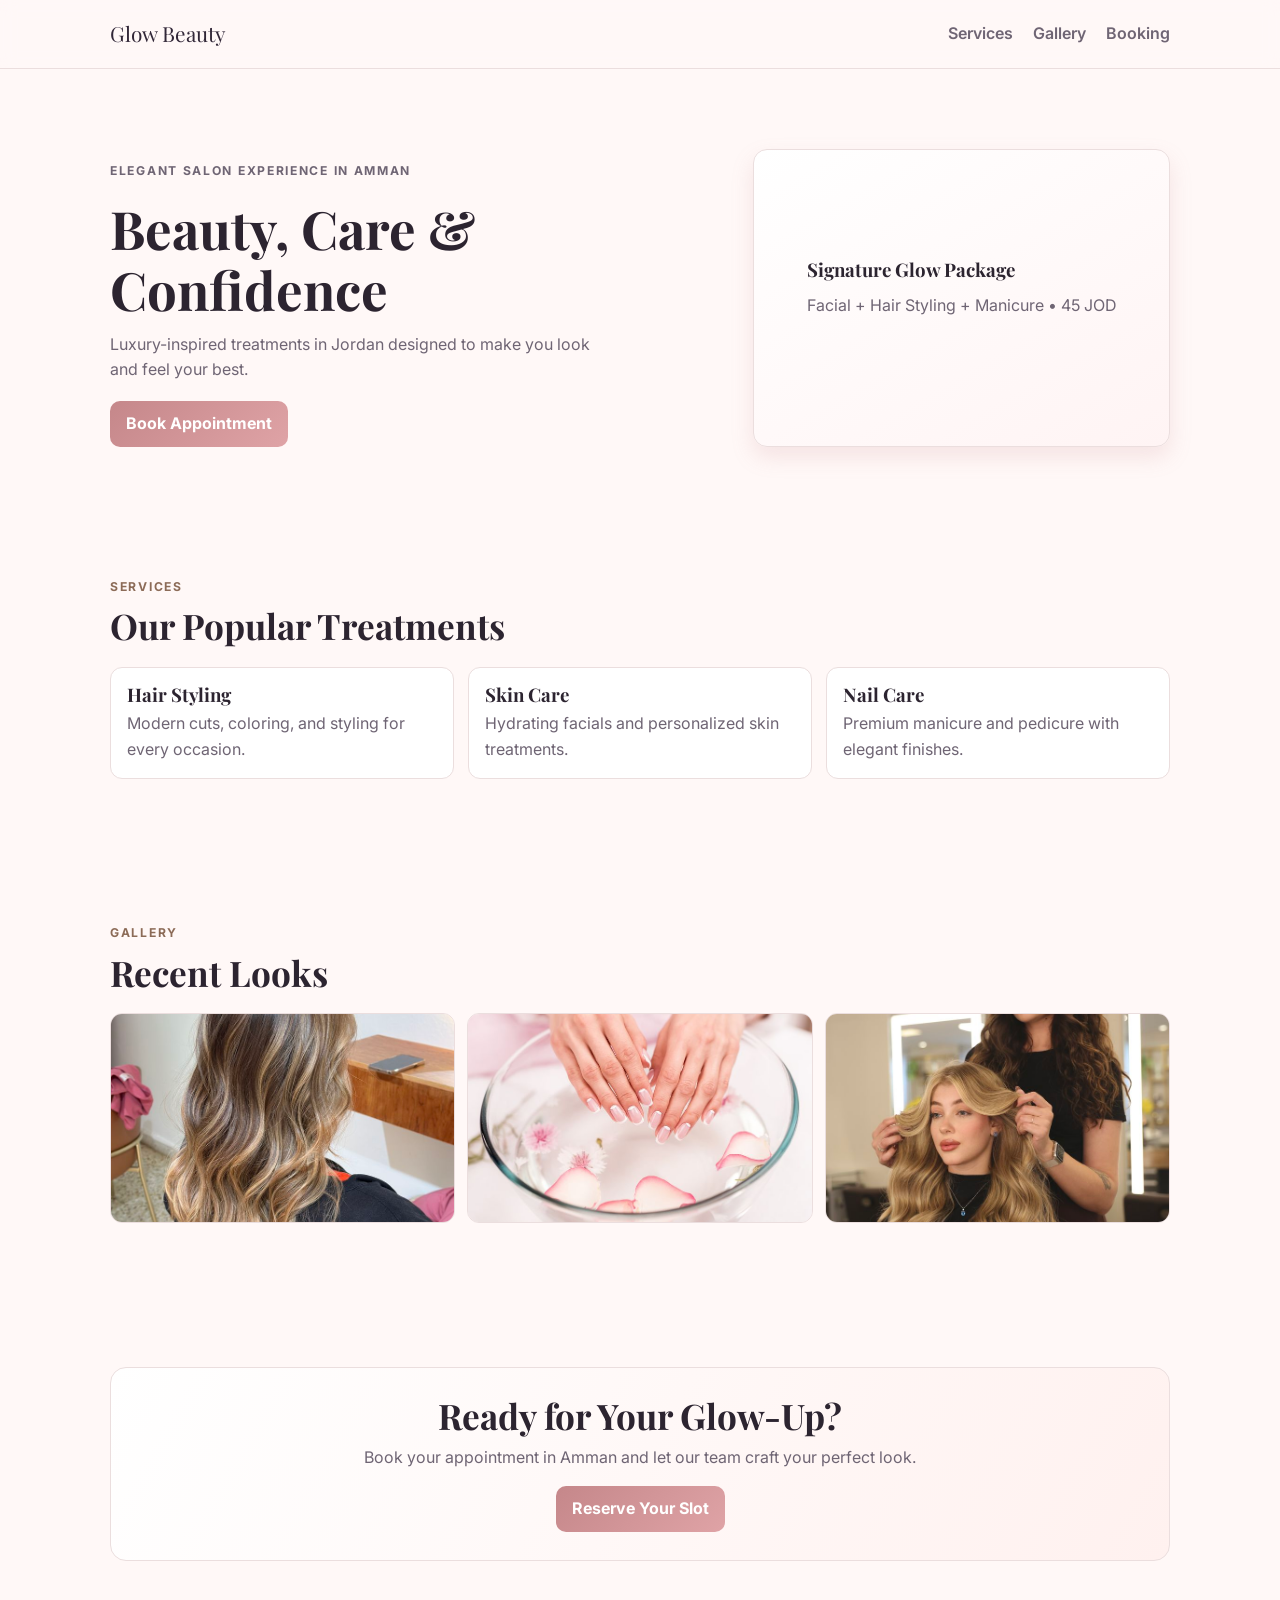
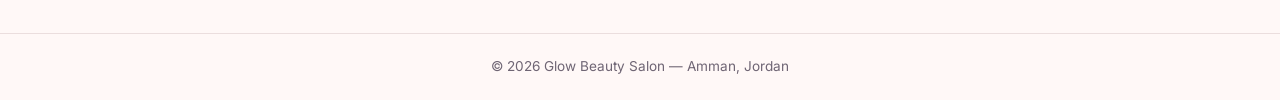
<file: salondemo.html>
<!DOCTYPE html>
<html lang="en">
<head>
  <meta charset="UTF-8" />
  <meta name="viewport" content="width=device-width, initial-scale=1.0" />
  <title>Glow Beauty Salon Jordan | Amman Demo</title>
  <meta name="description" content="Elegant beauty salon demo in Amman, Jordan with services, gallery, and booking call-to-action." />
  <link rel="preconnect" href="https://fonts.googleapis.com">
  <link rel="preconnect" href="https://fonts.gstatic.com" crossorigin>
  <link href="https://fonts.googleapis.com/css2?family=Playfair+Display:wght@600;700&family=Inter:wght@400;500;600;700&display=swap" rel="stylesheet">
  <link rel="stylesheet" href="salondemo.css" />
  <meta property="og:title" content="Glow Beauty Salon | Amman, Jordan" />
  <meta property="og:description" content="Elegant beauty salon demo in Amman, Jordan with services, gallery, and booking." />
  <meta property="og:type" content="website" />
  <link rel="icon" href="favicon.svg" type="image/svg+xml" />
</head>
<body>
  <header class="topbar">
    <div class="container nav-wrap">
      <a href="#home" class="brand">Glow Beauty</a>
      <nav class="nav" id="salonNav">
        <a href="#services">Services</a>
        <a href="#gallery">Gallery</a>
        <a href="#booking">Booking</a>
      </nav>
      <button class="menu-btn" id="salonMenuBtn" aria-label="Open menu">☰</button>
    </div>
  </header>

  <main>
    <section class="hero reveal" id="home">
      <div class="container hero-grid">
        <div>
          <p class="eyebrow">Elegant Salon Experience in Amman</p>
          <h1>Beauty, Care & Confidence</h1>
          <p>Luxury-inspired treatments in Jordan designed to make you look and feel your best.</p>
          <a href="#booking" class="btn btn-primary">Book Appointment</a>
        </div>
        <div class="hero-card">
          <h3>Signature Glow Package</h3>
          <p>Facial + Hair Styling + Manicure • 45 JOD</p>
        </div>
      </div>
    </section>

    <section class="section reveal" id="services">
      <div class="container">
        <div class="section-head">
          <p class="eyebrow">Services</p>
          <h2>Our Popular Treatments</h2>
        </div>
        <div class="services-grid">
          <article class="service-card">
            <h3>Hair Styling</h3>
            <p>Modern cuts, coloring, and styling for every occasion.</p>
          </article>
          <article class="service-card">
            <h3>Skin Care</h3>
            <p>Hydrating facials and personalized skin treatments.</p>
          </article>
          <article class="service-card">
            <h3>Nail Care</h3>
            <p>Premium manicure and pedicure with elegant finishes.</p>
          </article>
        </div>
      </div>
    </section>

    <section class="section reveal" id="gallery">
      <div class="container">
        <div class="section-head">
          <p class="eyebrow">Gallery</p>
          <h2>Recent Looks</h2>
        </div>
        <div class="gallery-grid">
          <img src="blondie-biscuit.jfif" alt="Salon look 1" />
          <img src="nail-salon.jfif" alt="Salon look 2" />
          <img src="hair-look.jfif" alt="Salon look 3" />
        </div>
      </div>
    </section>

    <section class="section reveal" id="booking">
      <div class="container booking-card">
        <h2>Ready for Your Glow-Up?</h2>
        <p>Book your appointment in Amman and let our team craft your perfect look.</p>
        <a href="#" class="btn btn-primary">Reserve Your Slot</a>
      </div>
    </section>
  </main>

  <footer class="site-footer">
    <div class="container footer-wrap">
      <p>© <span id="year"></span> Glow Beauty Salon — Amman, Jordan</p>
    </div>
  </footer>

  <script src="salondemo.js"></script>
</body>
</html>
</file>
<file: salondemo.css>
:root {
  --bg: #fff8f7;
  --panel: #ffffff;
  --text: #2c2430;
  --muted: #6f6574;
  --accent: #c5878a;
  --accent-2: #8c6b57;
  --line: #ebdede;
  --max: 1060px;
}

* { box-sizing: border-box; margin: 0; padding: 0; }

body {
  font-family: "Inter", sans-serif;
  background: radial-gradient(900px 520px at 85% -20%, #ffe9e8 0%, transparent 60%), var(--bg);
  color: var(--text);
  line-height: 1.6;
}

.container {
  width: min(92%, var(--max));
  margin-inline: auto;
}

.topbar {
  position: sticky;
  top: 0;
  background: rgba(255, 248, 247, .88);
  backdrop-filter: blur(8px);
  border-bottom: 1px solid var(--line);
  z-index: 20;
}
.nav-wrap {
  min-height: 68px;
  display: flex;
  align-items: center;
  justify-content: space-between;
}
.brand {
  font-family: "Playfair Display", serif;
  font-size: 1.3rem;
  text-decoration: none;
  color: #312737;
}
.nav {
  display: flex;
  gap: 20px;
}
.nav a {
  text-decoration: none;
  color: var(--muted);
  font-weight: 600;
}
.nav a:hover { color: #2d2331; }

.menu-btn {
  display: none;
  background: transparent;
  border: none;
  font-size: 1.3rem;
  color: #2d2331;
}

.hero { padding: 80px 0 58px; }
.hero-grid {
  display: grid;
  grid-template-columns: 1.2fr .8fr;
  gap: 18px;
}
.eyebrow {
  color: var(--accent-2);
  text-transform: uppercase;
  letter-spacing: .14em;
  font-size: .76rem;
  margin-bottom: 10px;
  font-weight: 700;
}
h1, h2, h3 {
  font-family: "Playfair Display", serif;
  line-height: 1.15;
}
h1 { font-size: clamp(1.9rem, 4.5vw, 3.3rem); max-width: 12ch; }
h2 { font-size: clamp(1.5rem, 3.2vw, 2.2rem); }

.hero p {
  color: var(--muted);
  margin: 12px 0 18px;
  max-width: 48ch;
}
.hero-card {
  background: linear-gradient(150deg, #fff, #fff4f4);
  border: 1px solid var(--line);
  border-radius: 14px;
  padding: 18px;
  display: grid;
  place-content: center;
  box-shadow: 0 10px 22px rgba(197, 135, 138, .18);
}

.section { padding: 72px 0; }
.section-head { margin-bottom: 20px; }

.services-grid {
  display: grid;
  gap: 14px;
  grid-template-columns: repeat(3, 1fr);
}
.service-card {
  background: var(--panel);
  border: 1px solid var(--line);
  border-radius: 12px;
  padding: 16px;
}
.service-card p {
  color: var(--muted);
  margin-top: 6px;
}

.gallery-grid {
  display: grid;
  gap: 12px;
  grid-template-columns: repeat(3, 1fr);
}
.gallery-grid img {
  width: 100%;
  height: 210px;
  object-fit: cover;
  border-radius: 12px;
  border: 1px solid var(--line);
}

.booking-card {
  text-align: center;
  background: linear-gradient(120deg, #fff, #fff1ef);
  border: 1px solid var(--line);
  border-radius: 16px;
  padding: 28px 18px;
}
.booking-card p {
  color: var(--muted);
  margin: 8px 0 16px;
}

.btn {
  display: inline-flex;
  text-decoration: none;
  border-radius: 10px;
  padding: 10px 16px;
  font-weight: 700;
}
.btn-primary {
  background: linear-gradient(135deg, var(--accent), #dfa3a6);
  color: #fff;
}

.reveal {
  opacity: 0;
  transform: translateY(20px);
  transition: opacity .65s ease, transform .65s ease;
}
.reveal.in-view {
  opacity: 1;
  transform: translateY(0);
}

@media (max-width: 920px) {
  .hero-grid { grid-template-columns: 1fr; }
  .services-grid { grid-template-columns: 1fr 1fr; }
  .gallery-grid { grid-template-columns: 1fr 1fr; }
}

@media (max-width: 760px) {
  .menu-btn { display: block; }
  .nav {
    display: none;
    position: absolute;
    right: 4%;
    top: 68px;
    width: 200px;
    background: #fff;
    border: 1px solid var(--line);
    border-radius: 10px;
    flex-direction: column;
    padding: 10px;
    gap: 8px;
  }
  .nav.open { display: flex; }
  .services-grid,
  .gallery-grid {
    grid-template-columns: 1fr;
  }
}

.site-footer {
  border-top: 1px solid var(--line);
  padding: 22px 0;
  text-align: center;
}
.site-footer .footer-wrap p {
  color: var(--muted);
  font-size: 0.85rem;
}
</file>
